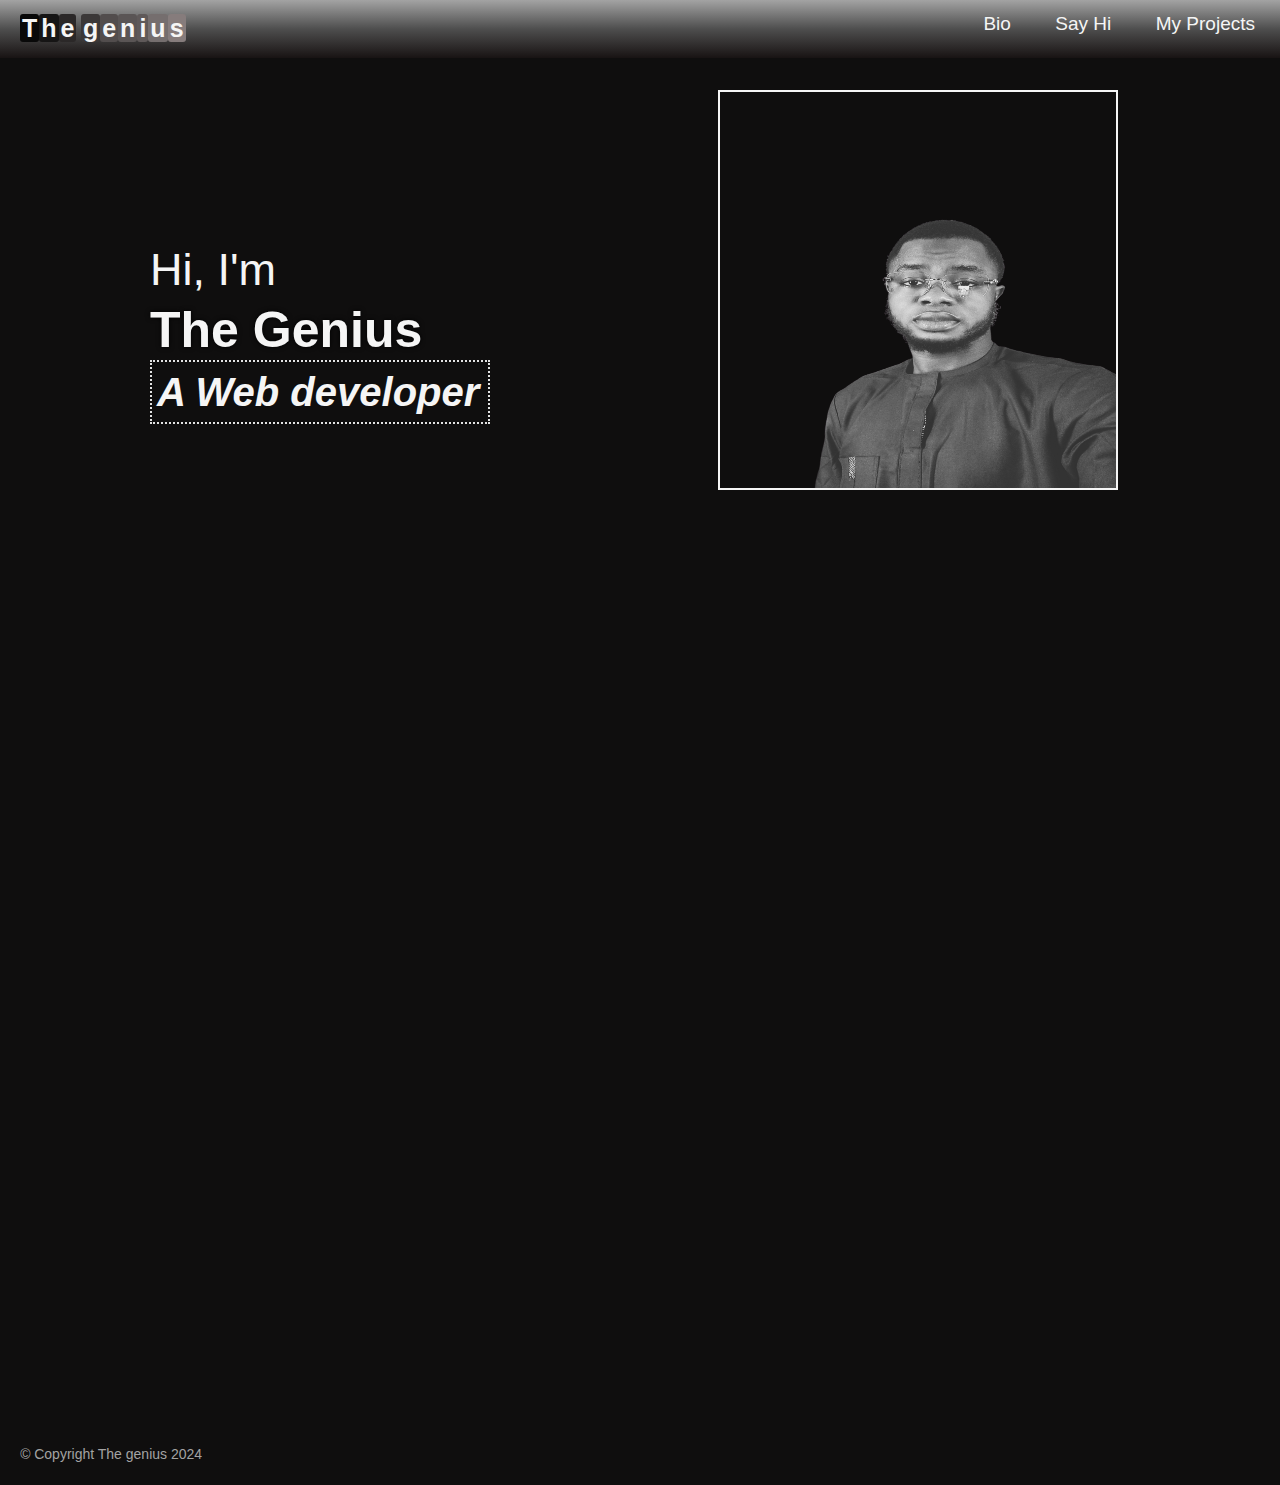
<file: index.html>
<!DOCTYPE html>
<html lang="en">
<head>
    <meta charset="UTF-8">
    <meta name="viewport" content="width=device-width, initial-scale=1.0">
    <link rel="stylesheet" href="fontawesome/css/all.css">
    <link rel="stylesheet" href="bootstrap/css/bootstrapcss.css">
    <link rel="stylesheet" href="CSS/index.css">
    <link rel="stylesheet" href="CSS/navbar.css">
    <title>The genius codes</title>
</head>
<body>
    <nav class="navBar fixed-top">
        <a href="index.html" class="home">
            <span class="T">T</span><span class="h">h</span><span class="e1">e</span>
            <span class="g">g</span><span class="e2">e</span><span class="n">n</span><span class="i">i</span><span class="u">u</span><span class="s">s</span>
        </a>
        <a href="bio.html">bio</a>
        <a href="contact.html">Say hi</a>
        <a href="projects.html">my projects</a>
    </nav>
    
    <!-- Banner -->
    <section class="banner">
        <div class="textBox">
            <div class="text">
                <span class="hi-text">Hi, I'm </span>
                <span class="the-text">The genius</span>
                <span class="web-text">A Web developer</span>
                <a href="sayhi.html" class="sayHi">Say hi</a>
            </div>

        </div>
        <div class="imageBox">
            <img src="Images/me1.png" alt="">
        </div>
        
    </section>

    <section class="skills">
        <h3 class="title">Here's what i know...</h3>
        <div class="container">
            <div class="languageImage">
                <img src="Images/html.png" alt="">
            </div>
            <div class="languageText">
                <p>Many people say HTML is not a programming language
                but no one can deny it's relevance in structuring
                web pages. currents versions like HTML5 has being instrumental to developers,
                also makes coding web based apps fun and easy.</p>
            </div>

        </div>

        <div class="container">
            <div class="languageText two">
                <p>
                    As one of the most common web-based language, CSS is my favorite styling
                    languages which is why i have used it for over 3years.
                    I'm also proficient in using Bootstrap framework for responsiveness and 
                    custom styles.

                </p>
            </div>
            <div class="languageImage two">
                <img src="Images/css.png" alt="">
            </div>
        </div>
        <div class="container">
            <div class="languageImage">
                <img src="Images/js.png" alt="">

            </div>
            <div class="languageText">
                <p>
                    Javascript is one of the most pupolar web-based language in the world.
                    I make use of Javascript for programming interactive and 
                    dynamic web pages. 

                </p>

            </div>
            
        </div>
        <div class="callToAction">
            <a href="project.html" class="project">my projects</a>
            <a href="bio.html" class="bio">bio</a>

        </div>
    </section>
    <footer>
        <i>&copy;</i> <span>Copyright The genius 2024</span>
    </footer>
    
</body>
</html>
</file>
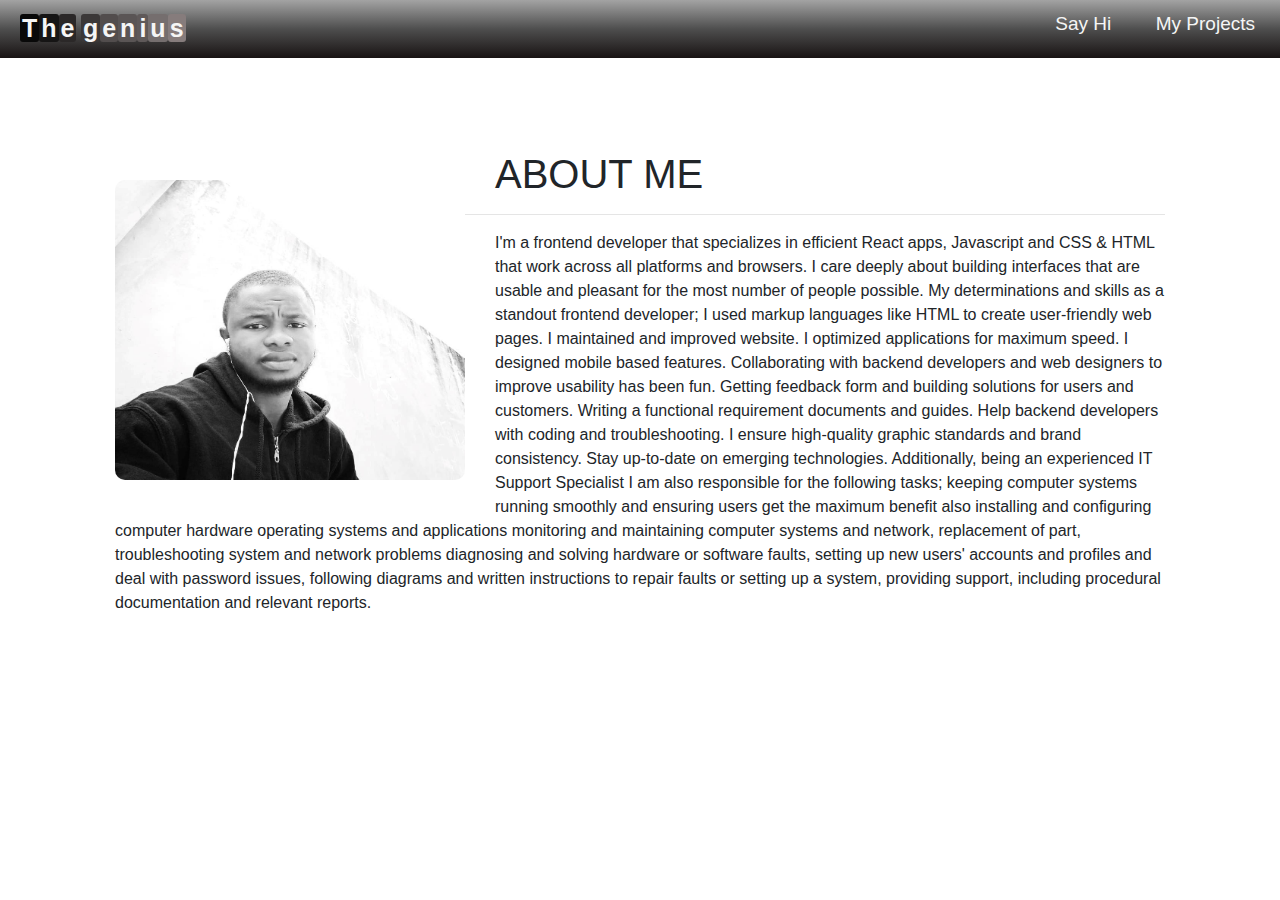
<file: bio.html>
<!DOCTYPE html>
<html lang="en">
<head>
    <meta charset="UTF-8">
    <meta name="viewport" content="width=device-width, initial-scale=1.0">
    <link rel="stylesheet" href="CSS/navbar.css">
    <link rel="stylesheet" href="CSS/bio.css">
    <link rel="stylesheet" href="bootstrap/css/bootstrapcss.css">
    <title>Bio</title>
</head>
<body>
    <nav class="navBar fixed-top">
        <a href="index.html" class="home">
            <span class="T">T</span><span class="h">h</span><span class="e1">e</span>
            <span class="g">g</span><span class="e2">e</span><span class="n">n</span><span class="i">i</span><span class="u">u</span><span class="s">s</span>
        </a>
        <a href="contact.html">Say hi</a>
        <a href="projects.html">my projects</a>
        <a href="projects.html" class="projecttwo">my projects</a>
    </nav>

    <div class="aboutme">
        <div class="container">
            <img src="Images/joy.jpg" class="pic" alt="">
            <p>
                <h1>ABOUT ME</h1><hr>
                I'm a frontend developer that specializes in efficient React apps, Javascript and CSS & HTML that work across all platforms and browsers. I care deeply about building interfaces that are usable and pleasant for the most number of people possible.

                My determinations and skills as a standout frontend developer;

                I used markup languages like HTML to create user-friendly web pages.
                I maintained and improved website.
                I optimized applications for maximum speed.
                I designed mobile based features.
                Collaborating with backend developers and web designers to improve usability has been fun.
                Getting feedback form and building solutions for users and customers.
                Writing a functional requirement documents and guides.
                Help backend developers with coding and troubleshooting.
                I ensure high-quality graphic standards and brand consistency.
                Stay up-to-date on emerging technologies.
                Additionally, being an experienced IT Support Specialist I am also responsible for the following tasks; keeping computer systems running smoothly and ensuring users get the maximum benefit also installing and configuring computer hardware operating systems and applications monitoring and maintaining computer systems and network, replacement of part, troubleshooting system and network problems diagnosing and solving hardware or software faults, setting up new users' accounts and profiles and deal with password issues, following diagrams and written instructions to repair faults or setting up a system, providing support, including procedural documentation and relevant reports.

            </p>

        </div>

    </div>
    <div class="Hi">
        <a href="contact.html">Say Hi</a>
    </div>

    
</body>
</html>
</file>
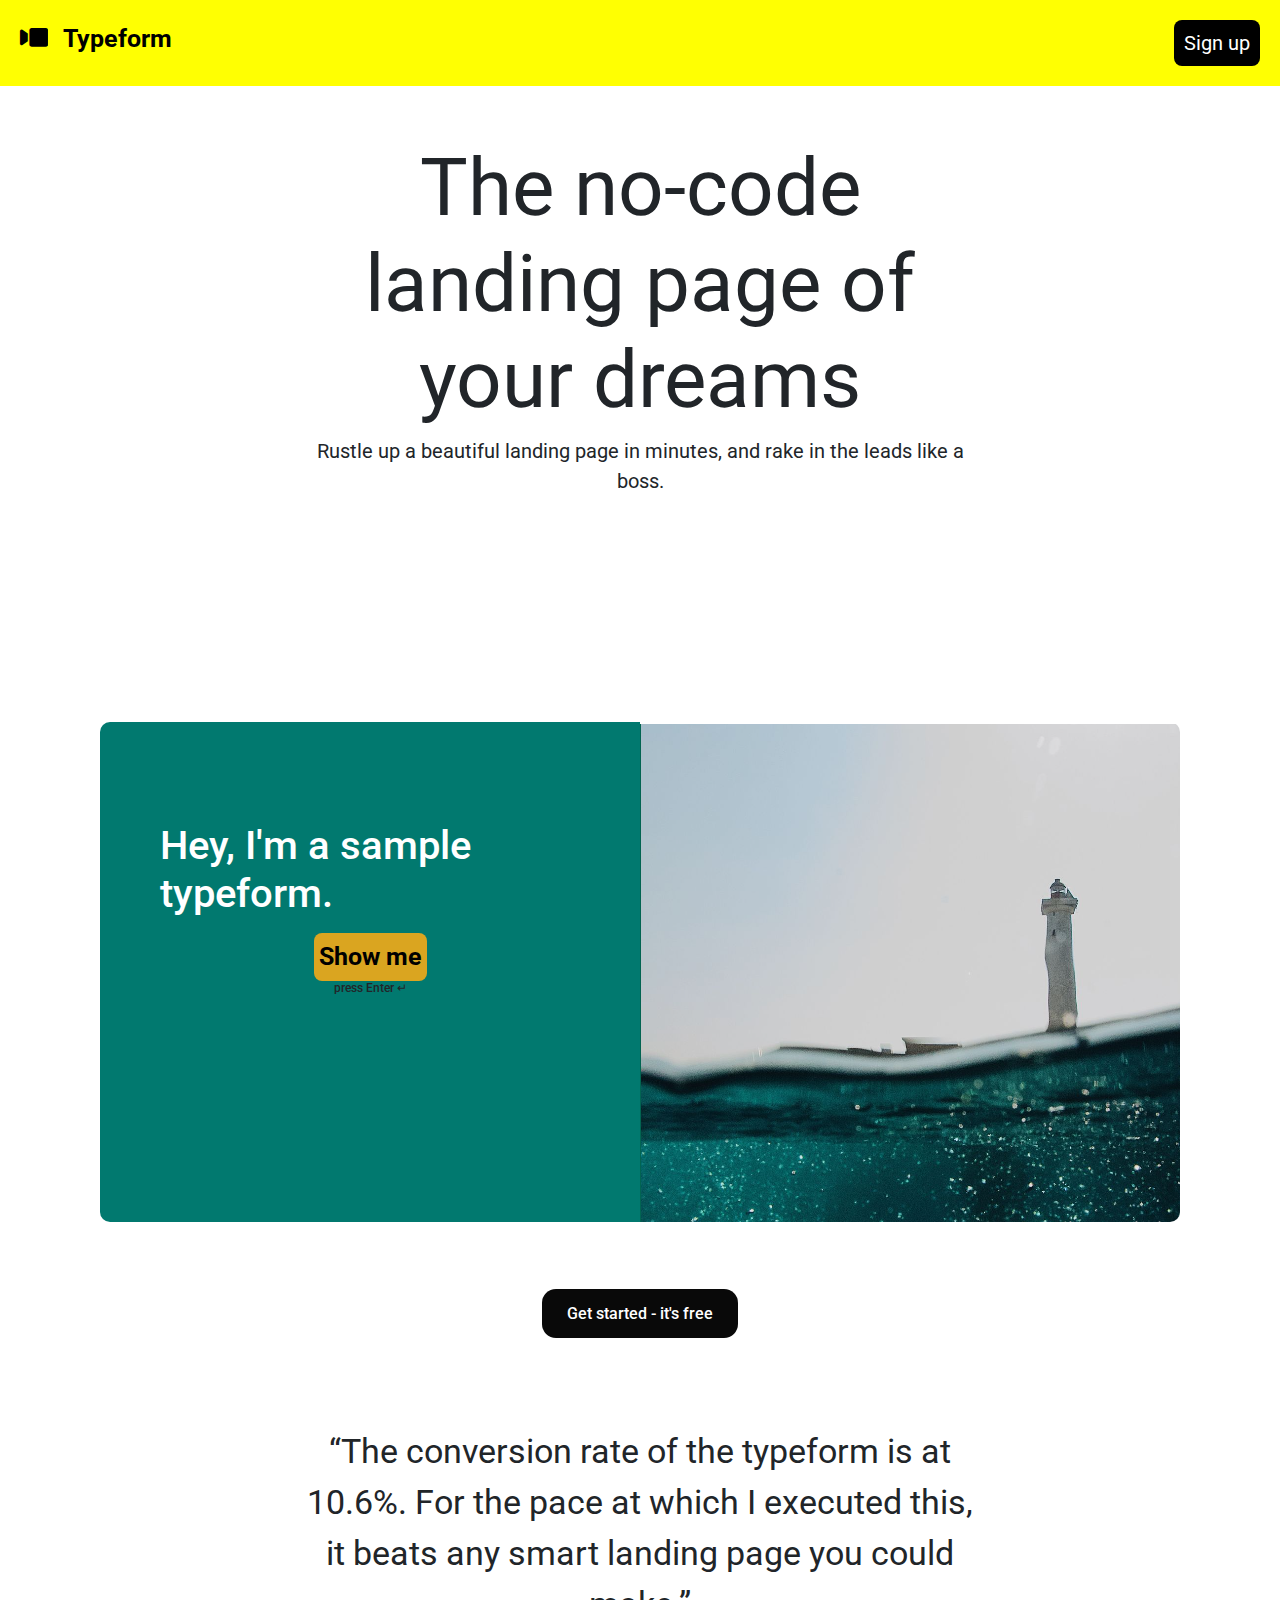
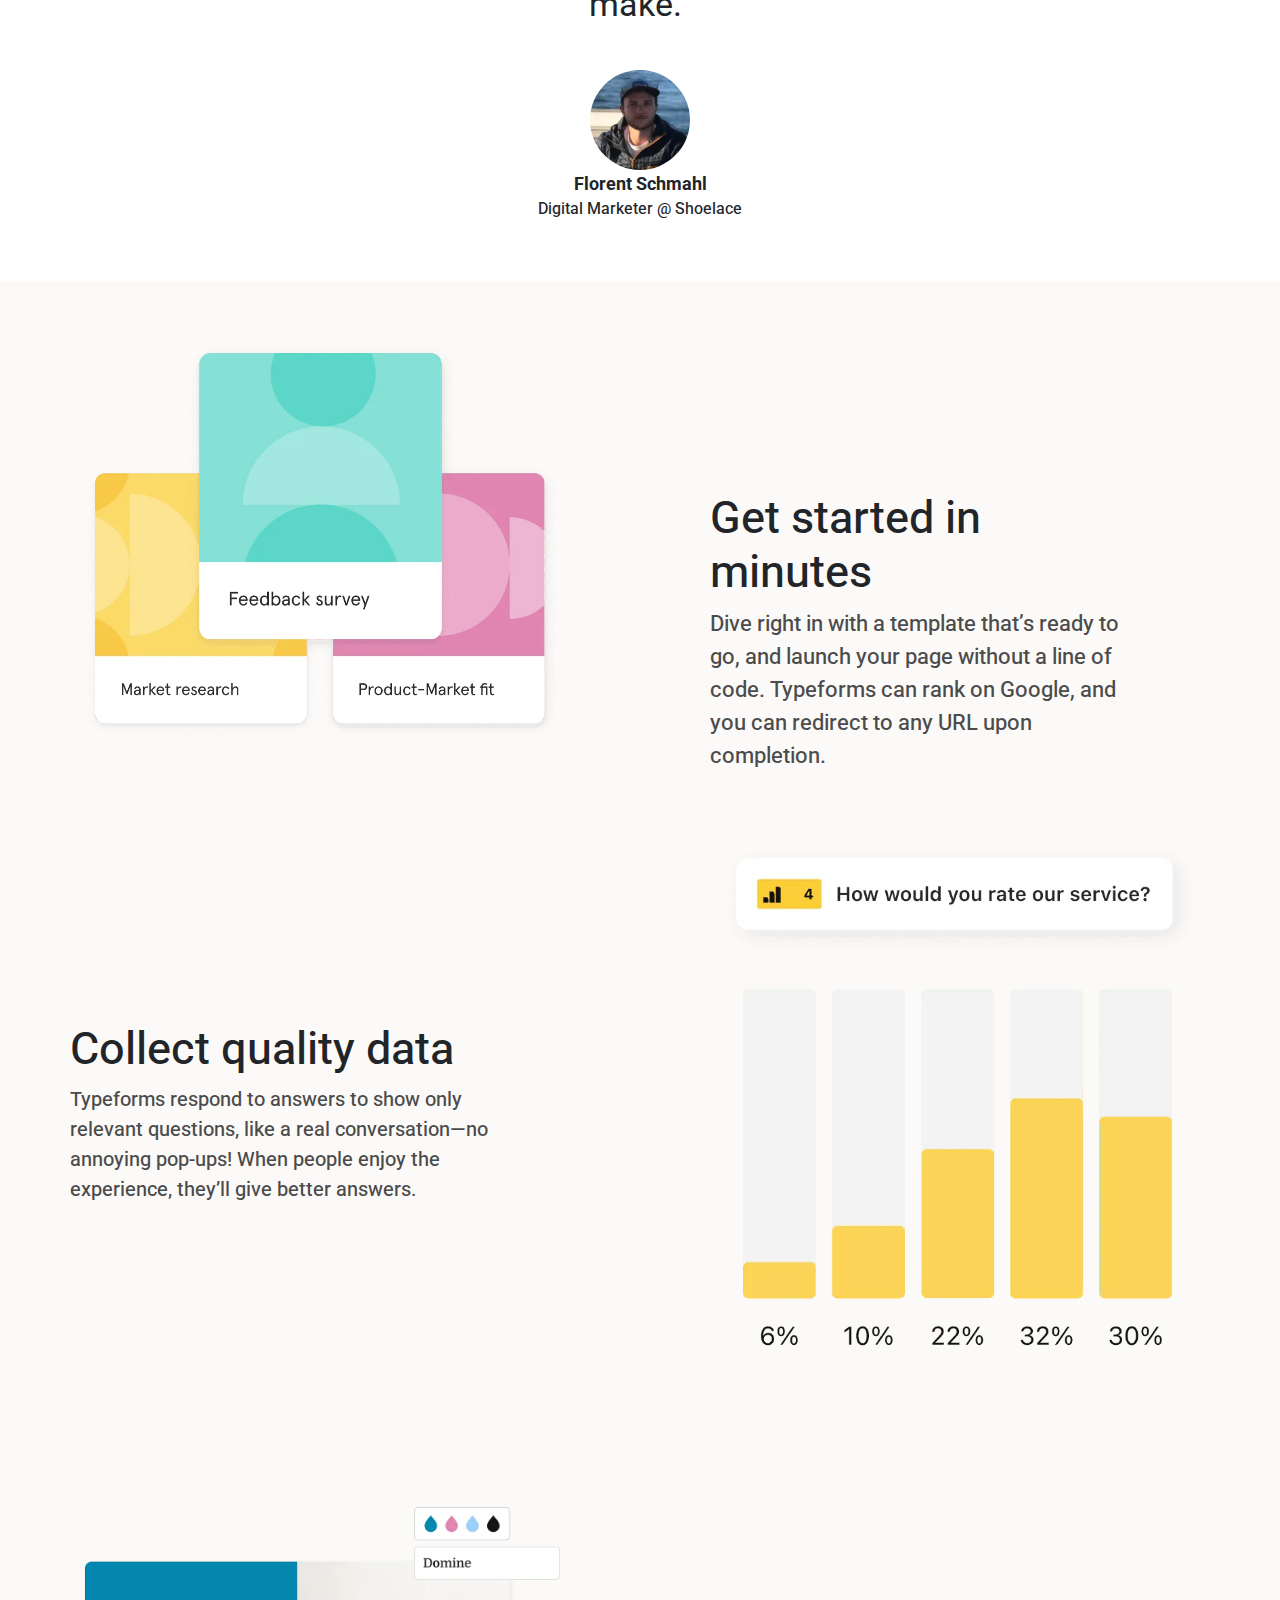
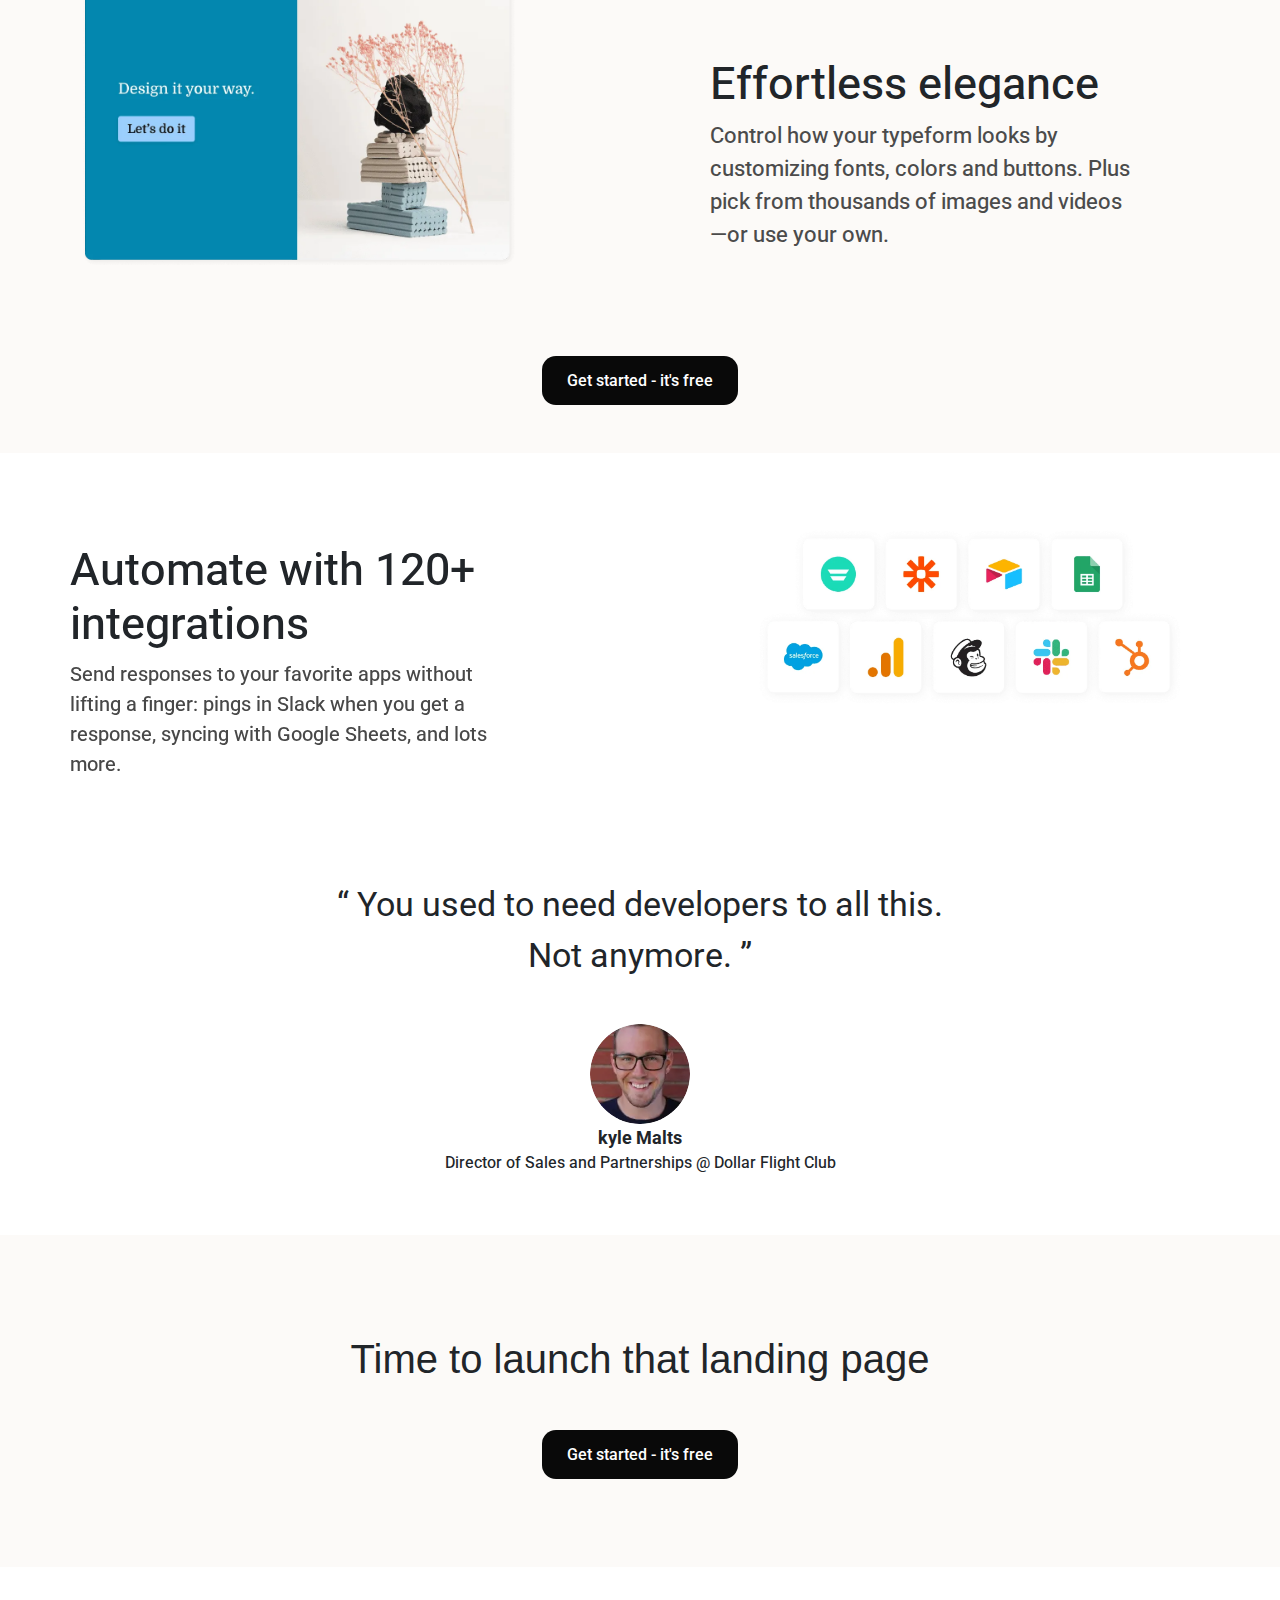
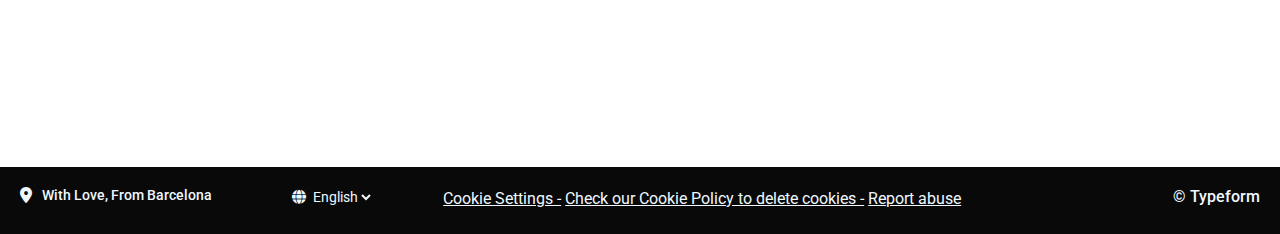
<file: landingpage.html>
<!DOCTYPE html>
<html lang="en">
<head>
    <meta charset="UTF-8">
    <meta name="viewport" content="width=device-width, initial-scale=1.0">
    <title>landing page project</title>
    <link rel="stylesheet" href="CSS/landingpage.css">
    <link rel="stylesheet" href="fontawesome/css/all.css">
    <link rel="stylesheet" href="bootstrap/css/bootstrapcss.css">
    <link rel="icon" href="Images/icon.png">
</head>
<body>
    <!-- using boostrap for fixed top-->
    <nav class="NavBar">
        <a href="" class="logo">
            <i class="fa fa-video-camera"></i>
            <span class="text">Typeform</span>
        </a>
        <a href="" class="signup">Sign up</a>
    </nav>
    <section class="header">
        <h1>The no-code landing page of your dreams</h1>
        <p>Rustle up a beautiful landing page in minutes, and rake in the leads like a boss.</p>
    </section>
    <section class="banner">
        <div class="text">
            <div class="hey">
                <h1>Hey, I'm a sample typeform.</h1>
                <div class="btn">   
                    <button>Show me</button>
                    <h4>press Enter ↵</h4>
                </div>
            </div>
        </div>
        <div class="image">
            <img src="Images/lightimage.png" alt="">

        </div>
    </section>
    <section class="profile">
        <a href="" class="getStarted">Get started - it's free</a>
        <div class="dMContainer">
            <q>The conversion rate of the typeform is at 10.6%. For the pace at which I executed this, it beats any smart landing page you could make.</q>
            <figure>
                <img src="Images/florent.webp">
                <figcaption>
                    <b>Florent Schmahl</b>
                    <p>Digital Marketer @ Shoelace</p>
                </figcaption>
            </figure>
        </div>
    </section>
    <section class="content">
        <div class="container1">
             <div class="imageBox">
                 <h3>Get started in minutes</h3>
                 <img src="Images/feedback.webp">
             </div>
             <div class="textBox">
                 <h1>Get started in minutes</h1>
                 <span>
                     Dive right in with a template that’s ready to go, and launch your page without a line of code. Typeforms can rank on Google, and you can redirect to any URL upon completion.
                 </span>
             </div>
        </div>
    
        <div class="container2">
            <div class="textBox">
                <h1>Collect quality data</h1>
                <span>
                    Typeforms respond to answers to show only relevant questions, like a real conversation—no annoying pop-ups!  When people enjoy the experience, they’ll give better answers.
                </span>
            </div>
            <div class="imageBox">
                <img src="Images/rate.webp">
                <span>
                    Typeforms respond to answers to show only relevant questions, like a real conversation—no annoying pop-ups!  When people enjoy the experience, they’ll give better answers.
                </span>
            </div>
       </div>

       <div class="container3">
            <div class="imageBox">
                <h3>Effortless elegance</h3>
                <img src="Images/design.webp" alt="">
            </div>
            <div class="textBox">
                <h1>Effortless elegance</h1>
                <span>
                    Control how your typeform looks by customizing fonts, colors and buttons. Plus pick from thousands of images and videos—or use your own.
                </span>
            </div>
       </div>
       <div class="buttonBox">
            <a href="" class="getStarted">Get started - it's free</a>
       </div>
    </section>

    <section class="automate">
        <div class="textBox">
            <h1>Automate with 120+ integrations</h1>
            <span>Send responses to your favorite apps without lifting a finger: pings in Slack 
                when you get a response, syncing with Google Sheets, and lots more.</span>

        </div>
        <div class="imageBox">
            <img src="Images/monkey-smile.webp" alt="">
            <span>Send responses to your favorite apps without lifting a finger: pings in Slack 
                when you get a response, syncing with Google Sheets, and lots more.</span>

        </div>

    </section>

    <section class="director">
        <div class="container">
            <q>
                You used to need developers to all this. Not anymore.
            </q>
            <figure>
                <img src="Images/kyke.webp" alt="">
                <figcaption>
                    <b>kyle Malts</b>
                    <p>Director of Sales and Partnerships @ Dollar Flight Club</p>
                </figcaption>
            </figure>
        </div>

    </section>
    <section class="launch">
        <h1>Time to launch that landing page</h1>
        <a href="" class="getStarted">Get started - it's free</a>

    </section>

    <footer class="bottom">
        <div class="foot">
            <i class="fa fa-location-dot"></i>
            <h3>With love, from Barcelona</h3>
        </div>
        <div class="global">
            <i class="fa fa-globe"> </i>
            <select name="" id="">
                <option value="">English</option>
            </select>
        </div>
        <div class="links">
            <a href="">Cookie Settings -</a>  <a href="">Check our Cookie Policy to delete cookies -</a>  <a href="">Report abuse</a>
        </div>
        <div class="form-type">
            <h3>&copy; Typeform</h3>

        </div>
    </footer>
</body>
</html>
</file>
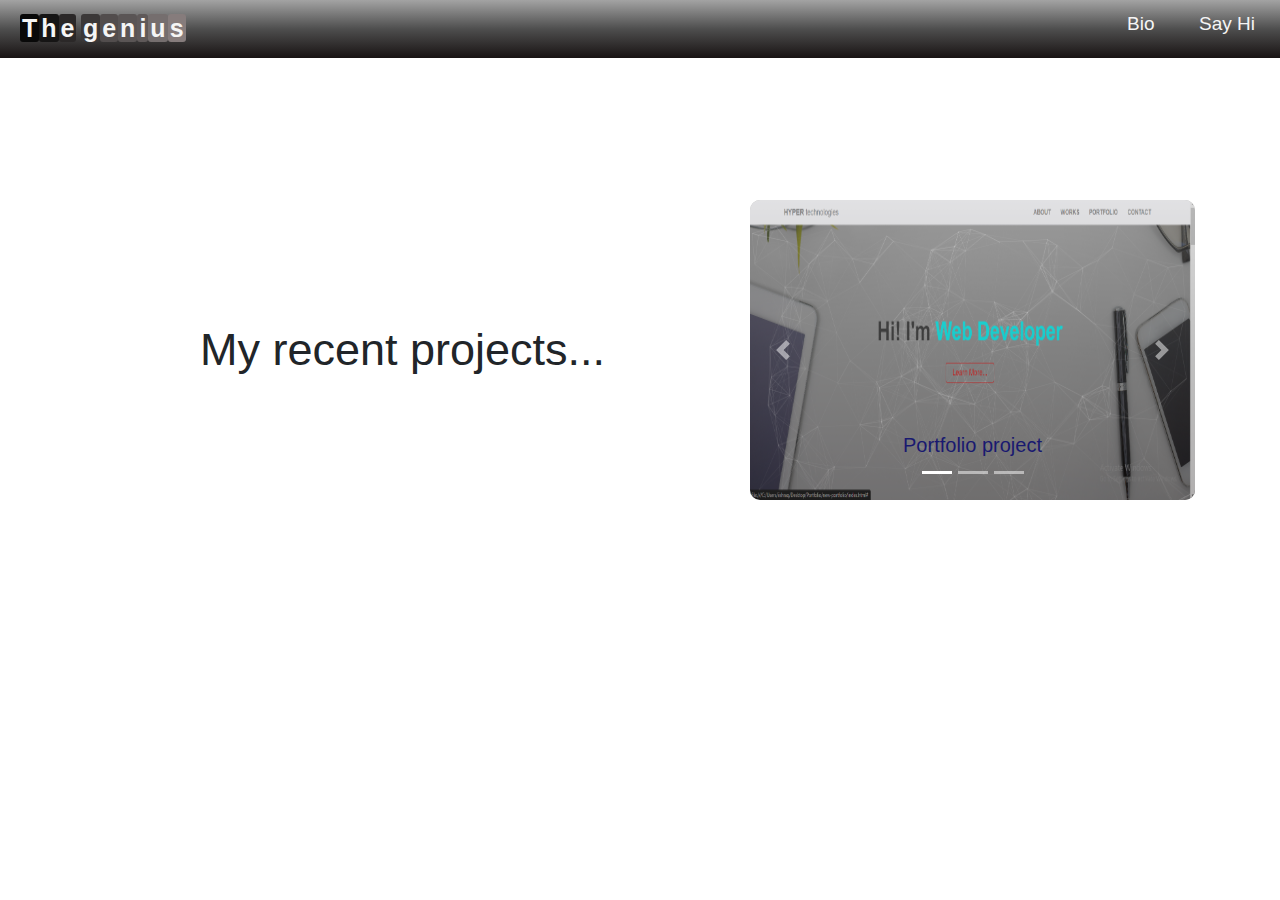
<file: projects.html>
<!DOCTYPE html>
<html lang="en">
<head>
    <meta charset="UTF-8">
    <meta name="viewport" content="width=device-width, initial-scale=1.0">
    <link rel="stylesheet" href="bootstrap/css/bootstrapcss.css">
    <link rel="stylesheet" href="fontawesome/css/all.css">
    <link rel="stylesheet" href="CSS/navbar.css">
    <link rel="stylesheet" href="CSS/projects.css">
    <title>my projects</title>
</head>
<body>
    <nav class="navBar fixed-top">
        <a href="index.html" class="home">
            <span class="T">T</span><span class="h">h</span><span class="e1">e</span>
            <span class="g">g</span><span class="e2">e</span><span class="n">n</span><span class="i">i</span><span class="u">u</span><span class="s">s</span>
        </a>
        <a href="bio.html">bio</a>
        <a href="contact.html">Say hi</a>
    </nav>
    <div class="container">
        <div class="row">
            <div class="col-lg-7 col-md-6">
                <div class="text">My recent projects...</div>
            </div>
            <div class="col-lg-5 col-md-6">
                <div class="carousel slide" data-ride="carousel" id="portfolio-carousel">
                    <ol class="carousel-indicators">
                        <li data-target="#portfolio-carousel" data-slide-to="0" class="active"></li>
                        <li data-target="#portfolio-carousel" data-slide-to="1"></li>
                        <li data-target="#portfolio-carousel" data-slide-to="2"></li>
                    </ol>
                    <div class="carousel-inner portfolio-carousel">
                        <div class="carousel-item active">
                            <img src="Images/project1.png" alt="">
                            <div class="carousel-caption"><a href="https://rahm.netlify.app" target="_blank">Portfolio project</a></div>
                        </div>
                        <div class="carousel-item">
                            <img src="Images/project2.png" alt="">
                            <div class="carousel-caption"><a href="landingpage.html" target="_blank">A clone transform site</a></div>
                        </div>
                        <div class="carousel-item">
                            <img src="Images/project2.png" alt="">
                            <div class="carousel-caption"><a href="https://landingpage.html">A clone transform site</a></div>
                        </div>
                    </div>
                    <a href="#portfolio-carousel
                    " class="carousel-control-prev" data-slide="prev">
                        <span class="carousel-control-prev-icon"></span>
                    </a>
                    <a href="#portfolio-carousel
                    " class="carousel-control-next" data-slide="next">
                        <span class="carousel-control-next-icon"></span>
                    </a>
            
            
                </div>
            </div>
        </div>

    </div>
    <footer class="fixed-bottom">
        <a href="bio.html">bio</a>
        <a href="contact.html" class="foot">Say Hi</a>
    </footer>
    






    <script src="bootstrap/js/jqueryjs.js"></script>
    <script src="bootstrap/js/popper.js"></script>
    <script src="bootstrap/js/bootstrap.js"></script>
</body>
</html>
</file>
<file: CSS/index.css>
body{
    margin-top: 0px;
    background-color: #0f0e0e;
}

.banner{
    height: 350px;
    margin-top: 100px;
    /* anime */
    animation-name: largebanner;
    animation-duration: 4s;
    animation-fill-mode: forwards;
}
@keyframes largebanner{
    100%{
        height: 400px;
    }
}
.banner .textBox{
    width: 60%;
    height: inherit;
    position: absolute;
    background-color: transparent;
    padding: 140px 150px;
    left: 0;
    z-index: 1;
    
}

.banner .textBox .text{
    /* background-color: #756e6e; */
    color: whitesmoke;
    display: grid;
    line-height: 60px;

    
}
.text .hi-text{
    font-size: 45px;
    text-shadow: 0px 0px 0px 50px black;
}
.text .the-text{
    font-size: 50px;
    font-weight: 600;
    font-style:normal;
    text-transform: capitalize;
    text-shadow: 0px 0px 5px black;
}
.text .web-text{
    font-size: 40px;
    font-weight: 650;
    font-style:italic;
    border: 2px dotted #e2e2e2;
    width: 340px;
    padding: 0px 0px 0px 5px;
    
}
.sayHi{
    text-decoration: none;
    background-color: whitesmoke;
    color: #171717;
    border-radius: 5px;
    width: 120px;
    text-align: center;
    font-size: 17px;
    font-weight: bold;
    text-transform: capitalize;
    transition: background-color 2s, color 1;
    display: none;
}
a:hover{
    color: whitesmoke;
    background-color: #4d4d4d;
    text-decoration: none;
}
.banner .imageBox{
    position: relative;
    width: 40%;
    float: right;
    height: inherit;
    /* background-color: #756e6e; */
}

.banner .imageBox img{
    width: 400px;
    height: 400px;
    margin: -10px -50px;
    border: 2px solid whitesmoke;
    animation-name: imageborderchange;
    animation-duration: 6s;
    animation-iteration-count: infinite;
    animation-timing-function: ease-in-out;
}

@keyframes imageborderchange{
    0%{
        border-radius: 89% 11% 28% 72% / 49% 30% 70% 51%;
    }
    20%{
        border-radius: 89% 11% 70% 30% / 49% 26% 74% 51%;
    }
    40%{
        border-radius: 9% 91% 70% 30% / 49% 26% 74% 51%;
    }
    60%{
        border-radius: 9% 91% 70% 30% / 49% 86% 14% 51%;
    }
    80%{
        border-radius: 44% 56% 86% 14% / 49% 91% 9% 51%;
    }
    100%{
        border-radius: 89% 11% 28% 72% / 49% 30% 70% 51%;
    }
}

.skills{
    background-color: #4d4d4d;
    padding: 20px 50px;
    opacity: 0;
    animation-name: showskills;
    animation-duration: 2s;
    animation-delay: 2s;
    animation-fill-mode: forwards;

}
@keyframes showskills{
    100%{
        opacity: 1;
    }
}
.skills .title{
    color: whitesmoke;
}
.skills .container{
    display: grid;
    grid-template-columns: auto auto;
    background-color: #e2e2e2;
    border-radius: 15px;
    padding: 20px;
    margin-bottom: 20px;
}
.skills .container .languageImage{
    padding:10px;
    box-shadow: 0px 0px 10px black;
    border-radius: 10px;
}
.skills .container .languageImage img{
    width: 250px;
}
.skills .languageText p{
    padding: 50px 100px;
    font-size: 20px;
    font-weight: 450;
}
.callToAction{
    position: relative;
    background-color: #e2e2e2;
    text-align: center;
    border-radius: 15px;
    padding: 20px;
    margin-bottom: 20px;
    contain: content;
    display: none;
}
.callToAction .project{
    padding: 10px 20px;
    background-color: #e2e2e2;
    font-weight: 450;
    color: black;
    border-radius: 10px;
    float: left;
    box-shadow: 0px 0px 10px #5a5555;
}
a.project:hover{
    background-color: #a3a3a3;
    transition: 0.3s;
    font-weight: 500;
    
}

.callToAction .bio{
    padding: 10px 20px;
    background-color:#e2e2e2;
    color: black;
    border-radius: 10px;
    float: right;
    box-shadow: 0px 0px 10px #5a5555;
}
a.bio:hover{
    background-color: #a3a3a3;
    transition: 0.3s;
    font-weight: 500;    
}
footer{
    padding: 20px;
    color: #a3a3a3;
    font-size: 14px;
}


@media (max-width: 1200px){
    .banner{
        height: 400px;
        margin-top: 100px;
        
    }
    .banner .textBox{
        width: 60%;
        height: inherit;
        position: absolute;
        background-color: transparent;
        padding: 160px 100px;
        left: 0;
        
    }
    
    .banner .textBox .text{
        background-color: transparent;
        color: whitesmoke;
        display: grid;
        line-height: 60px;
    
        
    }
    .text .hi-text{
        font-size: 50px;
        text-shadow: 0px 0px 0px 50px black;
    }
    .text .the-text{
        font-size: 60px;
        font-weight: 600;
        font-style:normal;
        text-transform: capitalize;
        text-shadow: 0px 0px 5px black;
    }
    .text .web-text{
        font-size: 45px;
        font-weight: 650;
        font-style:italic;
    
    }
    .banner .imageBox{
        position: relative;
        width: 40%;
        float: right;
        height: inherit;
        /* background-color: transparent; */
    }
    
    .banner .imageBox img{
        width: 450px;
        height: 450px;
        margin: -50px -50px;
        background-color: transparent;
        animation-name: imageborderchange;
        animation-duration: 6s;
        animation-iteration-count: infinite;
        animation-timing-function: ease-in-out;
    }
    @keyframes imageborderchange{
        0%{
            border-radius: 89% 11% 28% 72% / 49% 30% 70% 51%;
        }
        20%{
            border-radius: 89% 11% 70% 30% / 49% 26% 74% 51%;
        }
        40%{
            border-radius: 9% 91% 70% 30% / 49% 26% 74% 51%;
        }
        60%{
            border-radius: 9% 91% 70% 30% / 49% 86% 14% 51%;
        }
        80%{
            border-radius: 44% 56% 86% 14% / 49% 91% 9% 51%;
        }
        100%{
            border-radius: 89% 11% 28% 72% / 49% 30% 70% 51%;
        }
    }
    .skills{
        padding: 20px 40px;
    
    }
    .skills .container{
        padding: 15px;
    }
   
}

@media (max-width: 1000px){
    
    .banner{
        height: 300px;
        margin-top: 100px;
        
    }
    .banner .textBox{
        width: 60%;
        height: inherit;
        position: absolute;
        background-color: transparent;
        padding: 120px 50px;
        left: 0;
        
    }
    
    .banner .textBox .text{
        background-color: transparent;
        color: whitesmoke;
        display: grid;
        line-height: 60px;
    
        
    }
    .text .hi-text{
        font-size: 40px;
        text-shadow: 0px 0px 0px 50px black;
    }
    .text .the-text{
        font-size: 45px;
        font-weight: 600;
        font-style:normal;
        text-transform: capitalize;
        text-shadow: 0px 0px 5px black;
    }
    .text .web-text{
        font-size: 35px;
        font-weight: 650;
        font-style:italic;
    
    }
    .banner .imageBox{
        position: relative;
        width: 40%;
        float: right;
        height: inherit;
        background-color: transparent;
    }
    
    .banner .imageBox img{
        width: 350px;
        height: 400px;
        margin: -50px -50px;
        animation-name: imageborderchange;
        animation-duration: 6s;
        animation-iteration-count: infinite;
        animation-timing-function: ease-in-out;
    }
    @keyframes imageborderchange{
        0%{
            border-radius: 89% 11% 28% 72% / 49% 30% 70% 51%;
        }
        20%{
            border-radius: 89% 11% 70% 30% / 49% 26% 74% 51%;
        }
        40%{
            border-radius: 9% 91% 70% 30% / 49% 26% 74% 51%;
        }
        60%{
            border-radius: 9% 91% 70% 30% / 49% 86% 14% 51%;
        }
        80%{
            border-radius: 44% 56% 86% 14% / 49% 91% 9% 51%;
        }
        100%{
            border-radius: 89% 11% 28% 72% / 49% 30% 70% 51%;
        }
    }
    .skills{
        padding: 20px 30px;
    
    }
    skills .title{
        font-size: 22px;
    }
    .skills .container{
        padding: 15px;
    }
    skills .container .languageImage{
        padding:5px;
    }
    .skills .container .languageImage img{
        width: 200px;
    }
    .skills .languageText p{
        padding: 20px 40px;
        font-size: 18px;
    }

}

@media (max-width: 700px){
   
    .banner{
        height: 250px;
        margin-top: 100px;
        
    }
    .banner .textBox{
        width: 60%;
        height: inherit;
        position: absolute;
        background-color: transparent;
        padding: 50px 20px;
        left: 0;
        
    }
    
    .banner .textBox .text{
        background-color: transparent;
        color: whitesmoke;
        display: grid;
        line-height: 60px;
    
        
    }
    .text .hi-text{
        font-size: 35px;
        text-shadow: 0px 0px 0px 50px black;
    }
    .text .the-text{
        font-size: 40px;
        font-weight: 600;
        font-style:normal;
        text-transform: capitalize;
        text-shadow: 0px 0px 5px black;
    }
    .text .web-text{
        font-size: 30px;
        font-weight: 650;
        font-style:italic;
        border: none;
    
    }
    .sayHi{
        display: block;
    }
    .banner .imageBox{
        position: relative;
        width: 40%;
        float: right;
        height: inherit;
        background-color: transparent;
    }
    
    .banner .imageBox img{
        width: 200px;
        height: 300px;
        margin: -20px -20px ;
        animation-name: imageborderchange;
        animation-duration: 6s;
        animation-iteration-count: infinite;
        animation-timing-function: ease-in-out;
    }
    @keyframes imageborderchange{
        0%{
            border-radius: 89% 11% 28% 72% / 49% 30% 70% 51%;
        }
        20%{
            border-radius: 89% 11% 70% 30% / 49% 26% 74% 51%;
        }
        40%{
            border-radius: 9% 91% 70% 30% / 49% 26% 74% 51%;
        }
        60%{
            border-radius: 9% 91% 70% 30% / 49% 86% 14% 51%;
        }
        80%{
            border-radius: 44% 56% 86% 14% / 49% 91% 9% 51%;
        }
        100%{
            border-radius: 89% 11% 28% 72% / 49% 30% 70% 51%;
        }
    }
    .skills{
        padding: 20px;
    
    }
    skills .title{
        font-size: 20px;
    }
    .skills .container{
        grid-template-columns: auto;
        text-align: center;
    }
    .skills .languageText p{
        padding: 10px 20px 0px 20px;
        font-size: 14px;
    }
    .skills .container .languageText.two{
        order: 2;
    }
    .skills .container .languageImage.two{
        order: 1;
    }
    .callToAction{
        display: block;
    } 
}
</file>
<file: CSS/navbar.css>
.navBar{
    padding: 10px 20px;
    background: linear-gradient(to bottom, #a3a3a3, #4e4e4e, #181313);
    contain: content;
    position: fixed;
    text-align: right;
}
.navBar a:not(.home){
    text-decoration: none;
    color: whitesmoke;
    text-transform: capitalize;
    font-size: 19px;
    padding: 5px 5px;
    border: 4px solid transparent;
    border-width: 0px 0px 4px 0px;
    cursor: pointer;
    margin-left: 30px;
    transition: 1.5s;
}
.navBar a:hover:not(.home, .projecttwo){
    border-color: #746868;
}
.navBar a.home{
    text-decoration: none;
    float: left;
}
.projecttwo{
    display: none;
}

.T{
    background-color: #090909;
    color: whitesmoke;
    font-size: 25px;
    padding: 0px 2px;
    border-radius: 3px;
    font-weight: bold;
}
.h{
    background-color:#161515;
    color: whitesmoke;
    font-size: 25px;
    padding: 0px 2px;
    border-radius: 3px;
    font-weight: bold;
}
.e1{
    background-color:#2b2828;
    color: whitesmoke;
    font-size: 25px;
    padding: 0px 2px;
    border-radius: 3px;
    font-weight: bold;
}
.g{
    background-color:#3b3838;
    color: whitesmoke;
    font-size: 25px;
    padding: 0px 2px;
    border-radius: 3px;
    font-weight: bold;
}
.e2{
    background-color:#524d4d;
    color: whitesmoke;
    font-size: 25px;
    padding: 0px 2px;
    border-radius: 3px;
    font-weight: bold;
}
.n{
    background-color:#5a5555;
    color: whitesmoke;
    font-size: 25px;
    padding: 0px 2px;
    border-radius: 3px;
    font-weight: bold;
}
.i{
    background-color:#5f5959;
    color: whitesmoke;
    font-size: 25px;
    padding: 0px 2px;
    border-radius: 3px;
    font-weight: bold;
}
.u{
    background-color:#756e6e;
    color: whitesmoke;
    font-size: 25px;
    padding: 0px 2px;
    border-radius: 3px;
    font-weight: bold;
}
.s{
    background-color:#867c7c;
    color: whitesmoke;
    font-size: 25px;
    padding: 0px 2px;
    border-radius: 3px;
    font-weight: bold;
}
@media (max-width: 1200px){
    .navBar a:not(.home){
        font-size: 20px;
    }
    .T{
        background-color: #090909;
        color: whitesmoke;
        font-size: 30px;
        padding: 0px 3px;
        border-radius: 3px;
        font-weight: bold;
    }
    .h{
        background-color:#161515;
        color: whitesmoke;
        font-size: 30px;
        padding: 0px 3px;
        border-radius: 3px;
        font-weight: bold;
    }
    .e1{
        background-color:#2b2828;
        color: whitesmoke;
        font-size: 30px;
        padding: 0px 3px;
        border-radius: 3px;
        font-weight: bold;
    }
    .g{
        background-color:#3b3838;
        color: whitesmoke;
        font-size: 30px;
        padding: 0px 3px;
        border-radius: 3px;
        font-weight: bold;
    }
    .e2{
        background-color:#524d4d;
        color: whitesmoke;
        font-size: 30px;
        padding: 0px 3px;
        border-radius: 3px;
        font-weight: bold;
    }
    .n{
        background-color:#5a5555;
        color: whitesmoke;
        font-size: 30px;
        padding: 0px 3px;
        border-radius: 3px;
        font-weight: bold;
    }
    .i{
        background-color:#5f5959;
        color: whitesmoke;
        font-size: 30px;
        padding: 0px 3px;
        border-radius: 3px;
        font-weight: bold;
    }
    .u{
        background-color:#756e6e;
        color: whitesmoke;
        font-size: 30px;
        padding: 0px 3px;
        border-radius: 3px;
        font-weight: bold;
    }
    .s{
        background-color:#867c7c;
        color: whitesmoke;
        font-size: 30px;
        padding: 0px 3px;
        border-radius: 3px;
        font-weight: bold;
    }
}
@media (max-width: 1000px){
.navBar a:not(.home){
    font-size: 18px;
}
.T{
    background-color: #090909;
    color: whitesmoke;
    font-size: 20px;
    padding: 0px 2px;
    border-radius: 3px;
    font-weight: bold;
}
.h{
    background-color:#161515;
    color: whitesmoke;
    font-size: 20px;
    padding: 0px 2px;
    border-radius: 3px;
    font-weight: bold;
}
.e1{
    background-color:#2b2828;
    color: whitesmoke;
    font-size: 20px;
    padding: 0px 2px;
    border-radius: 3px;
    font-weight: bold;
}
.g{
    background-color:#3b3838;
    color: whitesmoke;
    font-size: 20px;
    padding: 0px 2px;
    border-radius: 3px;
    font-weight: bold;
}
.e2{
    background-color:#524d4d;
    color: whitesmoke;
    font-size: 20px;
    padding: 0px 2px;
    border-radius: 3px;
    font-weight: bold;
}
.n{
    background-color:#5a5555;
    color: whitesmoke;
    font-size: 20px;
    padding: 0px 2px;
    border-radius: 3px;
    font-weight: bold;
}
.i{
    background-color:#5f5959;
    color: whitesmoke;
    font-size: 20px;
    padding: 0px 2px;
    border-radius: 3px;
    font-weight: bold;
}
.u{
    background-color:#756e6e;
    color: whitesmoke;
    font-size: 20px;
    padding: 0px 3px;
    border-radius: 3px;
    font-weight: bold;
}
.s{
    background-color:#867c7c;
    color: whitesmoke;
    font-size: 20px;
    padding: 0px 2px;
    border-radius: 3px;
    font-weight: bold;

}
}
@media (max-width: 700px){ 
    .navBar a:not(.home, .projecttwo){
    display: none;
}
.T{
    background-color: #090909;
    color: whitesmoke;
    font-size: 15px;
    padding: 0px 2px;
    border-radius: 3px;
    font-weight: bold;
}
.h{
    background-color:#161515;
    color: whitesmoke;
    font-size: 15px;
    padding: 0px 2px;
    border-radius: 3px;
    font-weight: bold;
}
.e1{
    background-color:#2b2828;
    color: whitesmoke;
    font-size: 15px;
    padding: 0px 2px;
    border-radius: 3px;
    font-weight: bold;
}
.g{
    background-color:#3b3838;
    color: whitesmoke;
    font-size: 15px;
    padding: 0px 2px;
    border-radius: 3px;
    font-weight: bold;
}
.e2{
    background-color:#524d4d;
    color: whitesmoke;
    font-size: 15px;
    padding: 0px 2px;
    border-radius: 3px;
    font-weight: bold;
}
.n{
    background-color:#5a5555;
    color: whitesmoke;
    font-size: 15px;
    padding: 0px 2px;
    border-radius: 3px;
    font-weight: bold;
}
.i{
    background-color:#5f5959;
    color: whitesmoke;
    font-size: 15px;
    padding: 0px 2px;
    border-radius: 3px;
    font-weight: bold;
}
.u{
    background-color:#756e6e;
    color: whitesmoke;
    font-size: 15px;
    padding: 0px 2px;
    border-radius: 3px;
    font-weight: bold;
}
.s{
    background-color:#867c7c;
    color: whitesmoke;
    font-size: 15px;
    padding: 0px 2px;
    border-radius: 3px;
    font-weight: bold;
}
}
</file>
<file: CSS/bio.css>
body{
    margin: 0px;
}
.aboutme{
    margin-top: 150px;
    padding: 0px 100px;
}
.aboutme .pic{
    height: 300px;
    width: 350px;
    margin: 30px 30px 30px 0px;
    border-radius: 10px;
    float: left;

}
.aboutme p{
    text-align: justify;
    font-size: 18px;

}
.Hi{
    margin-top: 20px;
    text-align: center;
    display: none;
    
   
}
.Hi a{
    width: 100px;
    background-color: #a3a3a3a3;
    color: black;
    font-weight: 500;
    padding: 10px 20px;
    border-radius: 5px;
}
 .Hi a:hover{
    color: #4e4e4e;
    background: linear-gradient(to bottom, #181313, #4e4e4e4e, #a3a3a3);
    transition: 0.5s;
    text-decoration: none;
}
@media (max-width:1000px){
    .aboutme{
        margin-top: 100px;
        padding: 0px 50px;
    }
    .aboutme .pic{
        width: 300px;
    }
    .aboutme h1{
        font-size: 35px;
    }
    .aboutme p{
        font-size: 17px;
    }
}
@media (max-width:700px){
    .projecttwo{
        display: block;
    }
    .aboutme{
        margin-top: 60px;
        padding: 0px 20px;
    }
    .aboutme .container{
        text-align: center;
    }
    .aboutme .pic{
        width: 250px;
        float: none;
    }
    .aboutme p{
        font-size: 16px;
    }
    .aboutme h1{
        font-size: 30px;
    }
    .Hi{
        display: block;
    }
}
</file>
<file: CSS/landingpage.css>
@import url('https://fonts.googleapis.com/css2?family=Roboto&display=swap');
body{
    margin: 0px;
    background-color: rgb(255, 255, 255);
}
.NavBar{
   position: fixed;
   width: 100%;
   font-family:'Roboto', sans-serif;    
   padding: 20px;
   background-color: rgb(255, 255, 2);
   contain: content;
}
.NavBar .logo{
    float: left;
    text-decoration: none;
    font-size: 25px;
    color: black;
    font-weight: bold;
}
.NavBar .logo i{
    font-size: 25px;
    rotate: 180deg;
    color: black;
    margin-right: 10px;
}
.NavBar .signup{
    float: right;
    text-decoration: none;
    font-size: 20px;
    background-color: black;
    border-radius: 8px;
    color:white;
    padding: 8px 10px;
}
 /* section */
 .header{
   margin-top: 0px;
   font-family: 'Roboto', sans-serif;
   text-align: center;
   padding: 140px 300px;
 }
 .header h1{
   font-weight: 400;
   font-size: 80px;
 }
 .header p{
    font-size: 20px;
 }
 .banner{
    margin-top: 70px;
    padding: 0px 100px;
    height: 500px;
    /* contain: content; */
 }
 .banner .text{
    width: 50%;
    float: left;
    background-color: #01796f;
    height: inherit;
    border-radius: 10px 0px 0px 10px;
}
.banner .text .hey{
   display: grid;
   justify-content: center;
   align-items: center;
   padding: 100px 60px;
   font-family:inherit;
   font-size: 33px;
   color: white;
}
.banner .text button{
   padding: 5px 5px;
   color: black;
   background-color: goldenrod;
   font-size: 25px;
   font-weight: bold;
   border: none;
   border-radius: 8px;
   cursor: pointer;
}
 .btn{
   display: flex;
   column-gap: 10px;
 }
 .btn h4{
   font-size: 12px;
 }
.banner .image{
    width: 50%;
    float: right;
    /* background-color: aqua; */
    height: inherit;
    overflow: hidden;
    border-radius: 0px 10px 10px 0px;
}
.banner img .image{
    height: inherit;
    width: 100%;
    
}


.profile{
   margin-top: 80px;
   text-align: center;
}
a.getStarted{
   background-color: #090909;
   text-decoration: none;
   color: white;
   padding: 15px 25px;
   border-radius: 14px;
   font-weight: 500;
}
.profile .dMContainer{
   margin-top: 100px;
   padding: 0px 300px;
}
.profile .dMContainer q{
   font-size: 34px;
}
.dMContainer figure{
   margin-top: 40px;
}
.dMContainer figure img{
   width: 100px;
   height: 100px;
   border-radius: 50%;
}
.dMContainer figure figcaption b{
   font-size: 18px;
}
.dMContainer figure figcaption p{
   font-weight: 450;
}

.content{
   background-color: rgb(252, 250, 248);
   contain: content;
   padding: 60px 0px;
   margin-top: 60px;
}
.content .container1{
   contain: content;
}
.content .container1 .imageBox{
   width: 50%;
   float: left;
   text-align: center;
}
.content .container1 .imageBox h3{
   font-weight: normal;
   margin-bottom: 30px;
   display: none;
}
.content .container1 .imageBox img{
   width: 75%;
}
.content .container1 .textBox{
   width: 50%;
   float: right;
   padding: 0px 150px 0px 70px;
}
.content .container1 .textBox h1{
   font-size: 45px;
   font-weight: 450;
   margin-top: 150px;
}
.content .container1 .textBox span{
   font-size: 22px;
   font-weight: 450;
   color: #4B4B4B;
}

.content .container2{
   contain: content;
   margin-top: 70px;
}
.content .container2 .textBox{
   width: 50%;
   float: left;
   padding: 0px 150px 0px 70px;
}
.content .container2 .textBox h1{
   font-size: 45px;
   font-weight: 450;
   margin-top: 180px;
}
.content .container2 .textBox span{
   font-size: 20px;
   font-weight: 450;
   color: #4B4B4B;
}
.content .container2 .imageBox{
   width: 50%;
   float: right;
   text-align: center;
}
.content .container2 .imageBox span{
   font-size: 16px;
   font-weight: 500;
   display: none;
}
.content .container2 .imageBox img{
   width: 75%;
}

.content .container3{
   contain: content;
   margin-top: 150px;
}
.content .container3 .imageBox{
   width: 50%;
   float: left;
   text-align: center;
}
.content .container3 .imageBox h3{
   font-weight: normal;
   margin-bottom: 30px;
   display: none;
}
.content .container3 .imageBox img{
   width: 75%;
}
.content .container3 .textBox{
   width: 50%;
   float: right;
   padding: 0px 150px 0px 70px;
}
.content .container3 .textBox h1{
   font-size: 45px;
   font-weight: 450;
   margin-top: 150px;
}
.content .container3 .textBox span{
   font-size: 22px;
   font-weight: 450;
   color: #4B4B4B;
}
.content .buttonBox{
   text-align: center;
   margin-top: 100px;
}

.automate{
   margin-top: 60px;
   contain: content;
}
.automate .textBox{
   width: 50%;
   float: left;
   padding: 0px 150px 0px 70px;
}
.automate .textBox h1{
   font-size: 45px;
   font-weight: 450;
   margin-top: 30px;
}
.automate .textBox span{
   font-size: 20px;
   font-weight: 450;
   color: #484848;
}
.automate .imageBox{
   width: 50%;
   float: left;
   text-align: center;
}
.automate .imageBox img{
   width: 75%;
}
.automate .imageBox span{
   display: none;
}
.director{
   margin-top: 80px;
   text-align: center;
}
.director .container{
   margin-top: 100px;
   padding: 0px 250px;
}
.director .container q{
   font-size: 34px;
}
.director .container figure{
   margin-top: 43px;
}
.director .container figure img{
   width: 100px;
   height: 100px;
   border-radius: 50%;
}
.director .container figure figcaption b{
   font-size: 18px;
}
.director .container figure figcaption p{
   font-weight: 450
}
.launch{
   margin-top: 60px;
   text-align: center;
   background-color: rgb(252, 250, 248);
   padding: 100px 100px;
}
.launch h1{
   font-family:sans-serif; 
   margin-bottom:60px;
}
.bottom{
   margin-top: 200px;
   background-color: #090909;
   display: flex;
   column-gap: 30px;
   padding: 20px;
   contain: content;
}
.bottom .foot{
   width: 20%;
   float: left;
   display: flex;
   column-gap: 10px;
}
.bottom .foot i{
   color: aliceblue;
}
.bottom .foot h3{
   text-transform:capitalize;
   font-size: 14px;
   color: aliceblue;
}
.bottom .global{
   width: 10%;
   font-size: 14px;
   background: #090909;
   border:none;
}
.bottom .global i{
   color: aliceblue;
}
.bottom .global select{
   border: none;
   color: aliceblue;
   background: #090909;

}
.bottom .global select option{
   color: aliceblue;
   /* border: none; */
   font-size: 14px;
   text-transform: capitalize;
}
.bottom .links{
   width: 50%;
}
.bottom .links a{
   color: aliceblue;
   font-size: 16px;
   font-weight: 400;
   text-decoration: underline;
}
.bottom .form-type{
   width: 15%;
}
.bottom .form-type h3{
   font-size: 16px;
   color: aliceblue;
   float: right;
}

@media(max-width:1200px){
   .header{
      height: 400px;
      /* margin-top: 50px; */
      padding: 0px 250px;
     }
   .header h1{
      font-weight: 400;
      font-size: 70px;
     }
   .header p{
      font-size: 20px;
     }
   .banner{
      margin-top: 60px;
      padding: 0px 50px;
     }
   .profile{
      margin-top: 370px;
  }
  a.getStarted{
      padding: 13px 23px;
  }
  .profile .dMContainer{
      margin-top: 85px;
      padding: 0px 170px;
  }
  .profile .dMContainer q{
      font-size: 32px;
  }
  .dMContainer figure figcaption b{
      font-size: 16px;
  }
  .dMContainer figure figcaption p{
      font-size: 14px;
  }
  .content .container1 .imageBox{
      width: 100%;
      float: none;
      margin-bottom: 30px;
  }
  .content .container1 .imageBox h3{
      display: block;
  }
  .content .container1 .imageBox img{
      width: 70%;
  }
  .content .container1 .textBox{
      width: 100%;
      float: none;
      padding: 0px 190px;
      text-align: center;
  }
  .content .container1 .textBox h1{
      display: none;
  }
  .content .container1 .textBox span{
      font-size: 16px;
      font-weight: 500;
  }
  .content .container2 .textBox{
      width: 100%;
      float: none;
      padding: 0px 190px;
  }
  .content .container2 .textBox h1{
      font-size: 30px;
      font-weight: 450;
      margin-top: 50px;
      text-align: center;
  }
  .content .container2 .textBox span{
      display: none;
  }
  .content .container2 .imageBox{
      width: 100%;
      float: none;
  }
  .content .container2 .imageBox img{
      width: 70%;
  }
  .content .container2 .imageBox span{
      padding: 0px 190px;
      display: block;
      margin-top: 30px;
  }
  .content .container3 .imageBox{
      width: 100%;
      float: none;
      margin-bottom: 30px;
  }
  .content .container3 .imageBox h3{
      display: block;
  }
  .content .container3 .imageBox img{
      width: 70%;
  }
  .content .container3 .textBox{
      width: 100%;
      float: none;
      padding: 0px 190px;
      text-align: center;
  }
  .content .container3 .textBox h1{
      display: none;
  }
  .content .container3 .textBox span{
      font-size: 16px;
      font-weight: 500;
  }
   .automate .textBox{
      width: 100%;
      float: none;
      padding: 0px 190px;
   }
   .automate .textBox h1{
      font-size: 30px;
   }
   .automate .textBox span{
      display: none;
   }
   .automate .imageBox{
      width: 100%;
      float: none;
   }
   .automate .imageBox img{
   width: 70%;
   }
   .director{
      margin-top: 60px;
   }
   .director .container{
      margin-top: 85px;
      padding: 0px 100px;
   }
   .director .container q{
      font-size: 32px;
   }
   .director .container figure figcaption b{
      font-size: 16px;
   }
   .director .container figure figcaption p{
      font-size: 14px;
   }
   .launch{
      margin-top: 45px;
      padding: 70px 70px;
   }
   .launch h1{
      font-size:33px ;
      margin-bottom: 45px;
   }
   .bottom{
      width: 100%;
      margin-top: 200px;
      background-color: #090909;
      display: flex;
      column-gap: 30px;
      padding: 20px;
      contain: content;
   }
}  
 
@media(max-width:1000px){
   .header{
      margin-top: 0px;
      padding-top: 80px;
     }
   .header h1{
        font-weight: 400;
        font-size: 45px;
     }
   .header p{
      font-size: 21px;
     }
   .banner{
      height: 400px;
      /* margin-top: 10px; */
      padding: 0px 30px;
      /* contain: content; */
     }
   .banner .text{
      width: 50%;
      float: left;
      background-color: #01796f;
      height: inherit;
      overflow: hidden;
      border-radius: 10px 0px 0px 10px;
    }
    .banner .image{
      width: 50%;
      float: right;
      /* background-color: aqua; */
      height: inherit;
      overflow: hidden;
      border-radius: 0px 10px 10px 0px;
    }
    .banner img .image{
      float: right;
      height: inherit;
      width: 50%;
      
    }  

  .banner .text .hey{
     display: grid;
     justify-content: center;
     align-items: center;
     padding: 100px 60px;
     font-family:inherit;
     font-size: 30px;
     color: white;
  }
  .banner .text button{
     padding: 5px 5px;
     color: black;
     background-color: goldenrod;
     font-size: 22px;
     font-weight: bold;
     border: none;
     border-radius: 8px;
     cursor: pointer;
  }
   .btn{
     display: flex;
     column-gap: 10px;
   }
   .btn h4{
     font-size: 12px;
   }
   .profile{
      margin-top: 170px;
  }
  .profile .dMContainer{
      padding: 0px 100px;
  }
  .profile .dMContainer q{
      font-size: 30px;
  }
  .dMContainer figure figcaption b{
      font-size: 14px;
  }
  .dMContainer figure figcaption p{
      font-size: 13px;
  }
  .content .container1 .textBox{
      padding: 0px 120px;
  }
  .content .container2 .textBox{
      padding: 0px 120px;
  }
  .content .container2 .imageBox span{
      padding: 0px 120px;
  }
  .content .container3 .textBox{
      padding: 0px 120px;
  }
   .automate .textBox{
      padding: 0px 120px;

   }
   .automate .imageBox span{
      padding: 0px 120px;
   }
   .director{
      margin-top: 60px;
   }
   
   .director .container q{
      font-size: 30px;
   }
   .director .container figure figcaption b{
      font-size: 14px;
   }
   .director .container figure figcaption p{
      font-size: 13px;
   }
   .launch{
      margin-top: 40px;
      padding: 60px 50px;
   }
   .launch h1{
      font-size:33px ;
      margin-bottom: 40px;
   }
   .foot .global{
      width: 5%;
      display: flex;
   }
   
}

@media(max-width:700px){
   .header{
      margin-top: 0px;
      padding:130px 100px;
   }
   .header h1{
      font-weight: 400;
      font-size: 30px;
   }
   .header p{
      font-size: 20px;
   }
   .banner{  
      height: 300px;
      margin-bottom: 50px;
      padding: 0px 20px;
      display: grid;
   }
   .banner .text{
      width: 100%;
      float: none;
      order: 2;
      border-radius: 0px 0px 10px 10px;
   }
  .banner .text .hey{
     display: grid;
     justify-content: center;
     align-items: center;
     padding: 50px 30px;
     font-family:inherit;
     font-size: 30px;
     color: white;
  }
  .banner .text button{
     padding: 2px 2px;
     color: black;
     background-color: goldenrod;
     font-size: 20px;
     font-weight: bold;
     border: none;
     border-radius: 8px;
     cursor: pointer;
  }
   .btn{
     display: flex;
     column-gap: 10px;
   }
   .btn h4{
     font-size: 12px;
   }
  .banner .image{
      width: 100%;
      float: none;
      overflow: hidden;
      order: 1;
      border-radius: 10px 10px 0px 0px;
  }
  .banner img .image{
      border-radius: 0px 0px 10px 10px;
  }
  .profile{
   margin-top: 400px;
  }
  .profile .dMContainer{
   margin-top: 140px;
   padding: 0px 50px;
   }
   
   .profile .dMContainer q{
   font-size: 25px;
   }
   .dMContainer figure figcaption b{
   font-size: 13px;
   }
   .dMContainer figure figcaption p{
   font-size: 12px;
   }
   .content .container1 .imageBox img{
   width: 90%;
   }
   .content .container1 .textBox{
   padding: 0px 20px;
   }
   .content .container2 .textBox{
      padding: 0px 20px;
   }
   .content .container2 .imageBox img{
   width: 90%;
   }
   .content .container2 .imageBox span{
   padding: 0px 20px;
   }
   .content .container3{
      margin-top: 80px;
   }
   .content .container3 .imageBox img{
      width: 90%;
   }
   .content .container3 .textBox{
      padding: 0px 20px;
   }
  .automate{
      margin-top: 0px;
  }
  .automate .textBox{
      padding: 0px 20px;
  }
  .automate .imageBox img{
      width: 90%;
  }
  .automate .imageBox span{
      padding: 0px 20px;
   }

   .director .container{
      padding: 0px 50px;
   }
   .director .container q{
      font-size: 25px;
   }
   .director .container figure figcaption b{
      font-size: 13px;
   }
   .director .container figure figcaption p{
      font-size: 12px;
   }
   .launch{
      margin-top: 35px;
      padding: 50px 20px;
   }
   .launch h1{
      font-size:33px ;
      margin-bottom: 27px;
   }
   .foot .global .links .form-type{
      width: 100%;
      display: block;
      margin-bottom: 20px;
   }
}
</file>
<file: CSS/projects.css>
.container{
    margin-top: 200px;

}
.col-lg-7 .text{
    font-size: 45px;
    height: 300px;
    display: flex;
    align-items: center;
    justify-content: center;
}
.portfolio-carousel{
    border-radius: 10px;
}
.portfolio-carousel .carousel-item{
    background: linear-gradient(to bottom, #a3a3a3, #4e4e4e, #181313);
}

.portfolio-carousel .carousel-item img{
    width: 100%;
    height: 300px;
    border-radius: 10px;
    opacity: 0.7;
}
.portfolio-carousel .carousel-item .carousel-caption a{
    color: midnightblue;
    font-size: 20px;
    text-decoration: none;
    
}
footer{
    background-color: #181313;
    padding: 10px;
    text-align: center;
    border: 1px solid #464646;
    border-width: 1px 0px 0px 0px;
    margin-top: 30px;
    display: none;
}
footer a{
    text-decoration: underline;
    color: whitesmoke;
    font-size: 17px;
    text-transform: capitalize;
    font-family: sans-serif;
}
footer a.foot{
    margin-left: 50px;
}



@media(max-width:1200px){
    .container{
        margin-top: 170px;
    }
    .col-lg-7 .text{
        font-size: 40px;
        
    }
}
@media(max-width:1000px){
    .container{
        margin-top: 150px;
    }
    .col-lg-7 .text{
        font-size: 35px;


    }
}
@media(max-width:765px){
    .container{
        margin-top: 100px;
    }
    .col-lg-7 .text{
        font-size: 30px;
        height: 150px;
        text-align: center;
    }
    .portfolio-carousel .carousel-item img{
        height: 250px;
    }
    
}
@media(max-width:700px){
    footer{
        display: block;
    }
}
</file>
